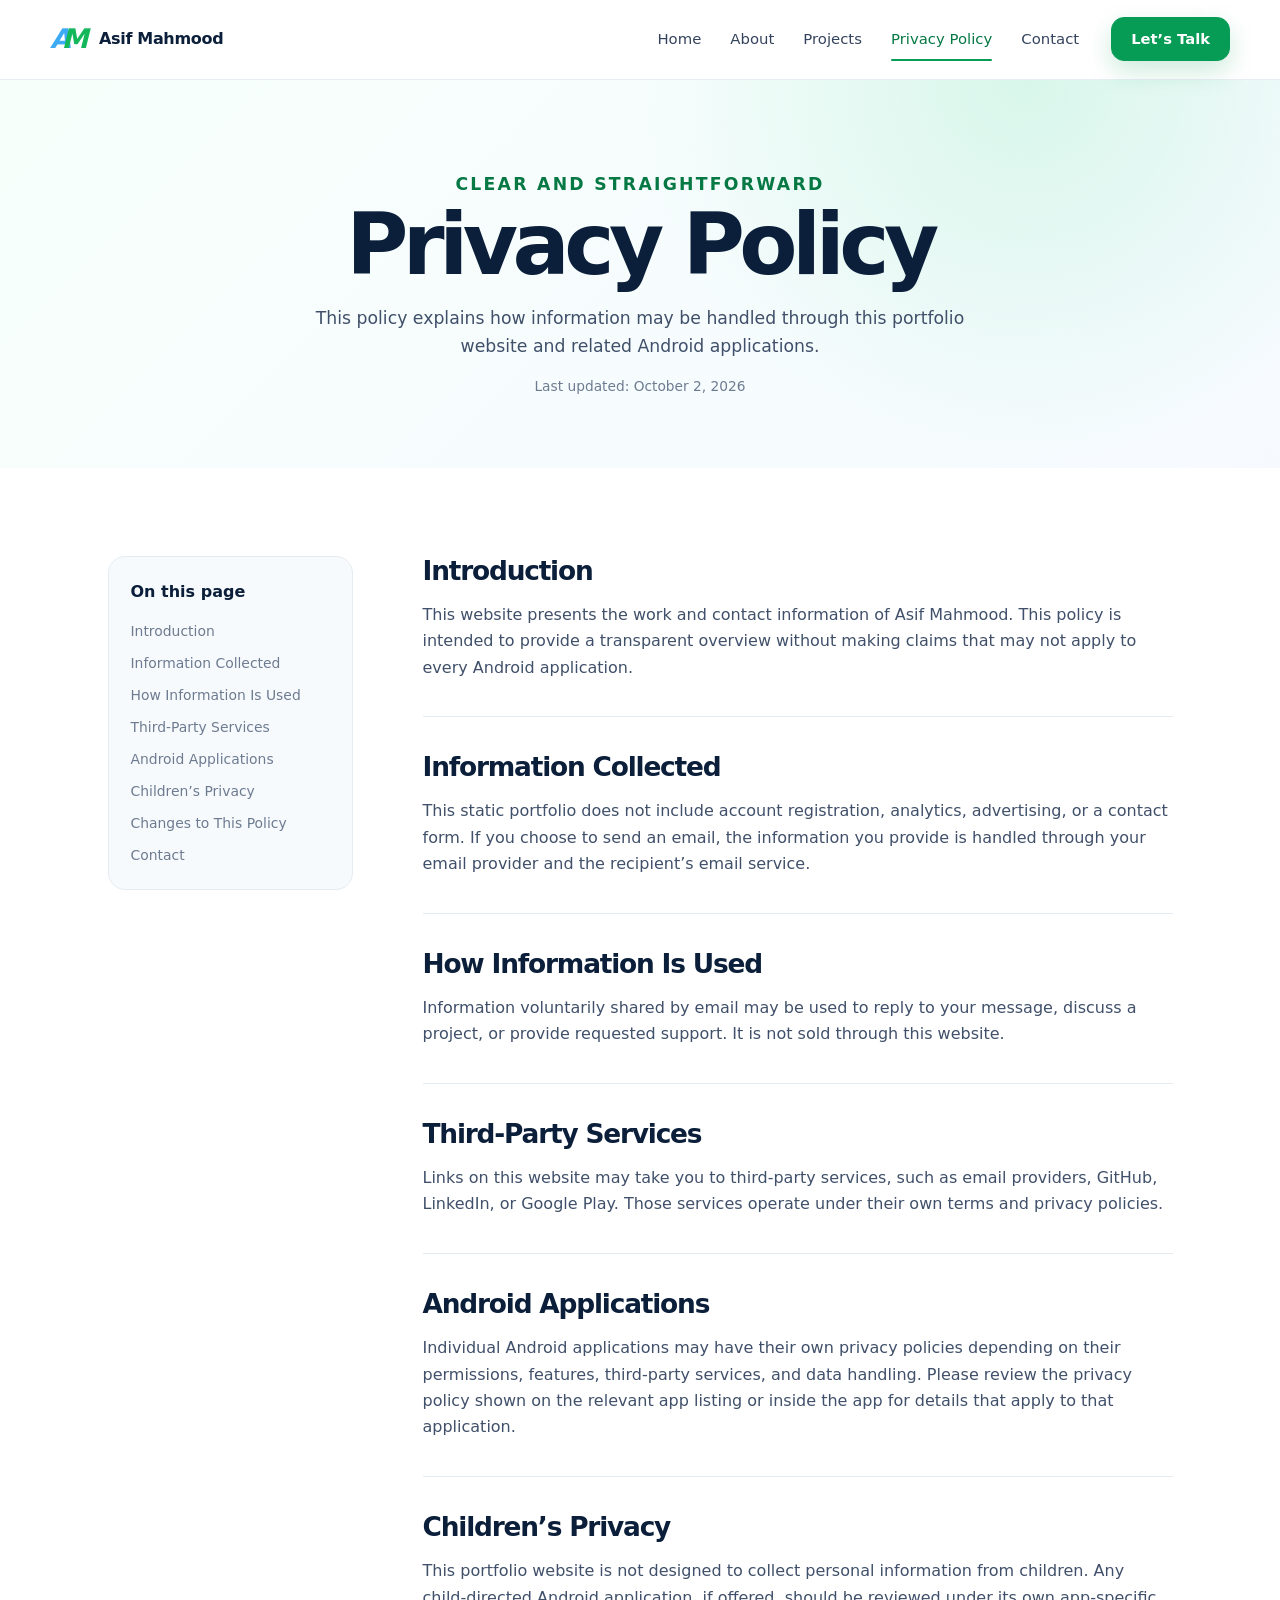
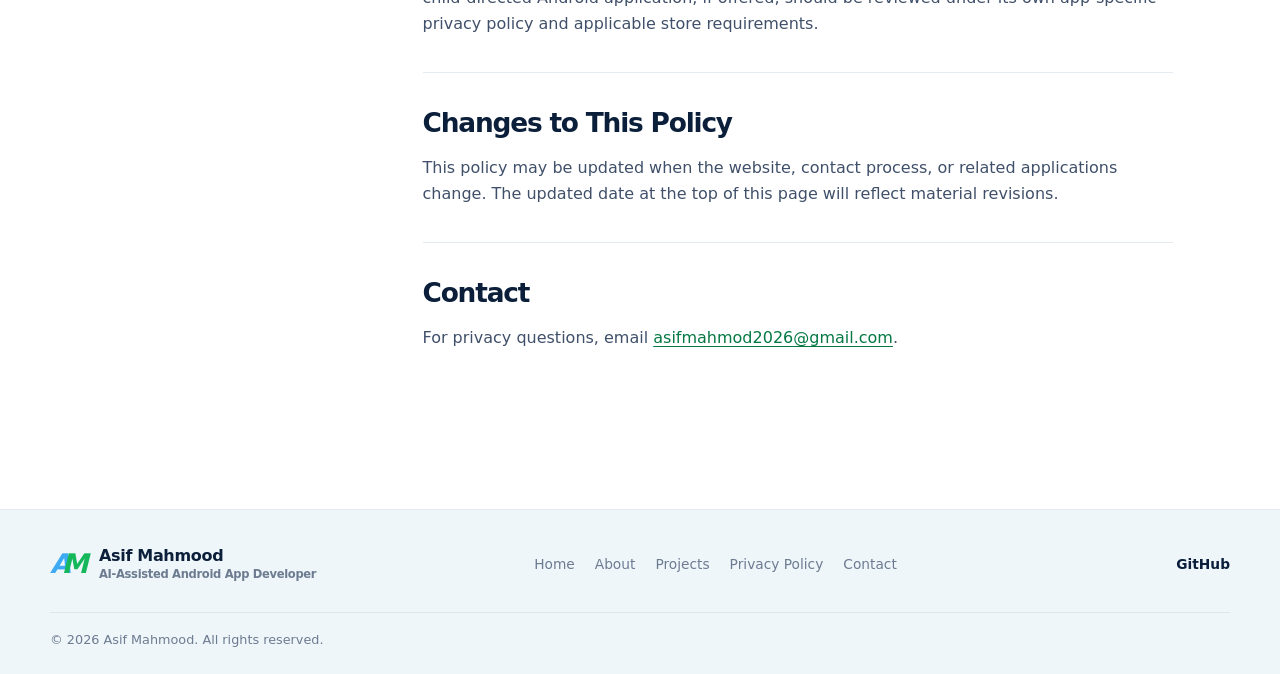
<file: privacy-policy.html>
<!doctype html>
<html lang="en">
<head>
  <meta charset="utf-8">
  <meta name="viewport" content="width=device-width, initial-scale=1">
  <title>Privacy Policy | Asif Mahmood</title>
  <meta name="description" content="Privacy policy for Asif Mahmood's developer portfolio and Android applications.">
  <meta name="theme-color" content="#0aa35b">
  <meta property="og:type" content="website">
  <meta property="og:title" content="Privacy Policy | Asif Mahmood">
  <meta property="og:description" content="Privacy information for Asif Mahmood's developer portfolio and Android applications.">
  <meta property="og:url" content="https://asifmahmod26.github.io/A1/privacy-policy.html">
  <meta property="og:image" content="https://asifmahmod26.github.io/A1/assets/asif-workspace.png">
  <meta property="og:image:alt" content="Asif Mahmood working at a laptop in a professional studio setting">
  <meta name="twitter:card" content="summary_large_image">
  <link rel="canonical" href="https://asifmahmod26.github.io/A1/privacy-policy.html">
  <link rel="icon" type="image/svg+xml" href="./assets/favicon.svg">
  <link rel="stylesheet" href="./style.css">
  <script src="./script.js" defer></script>
</head>
<body>
  <a class="skip-link" href="#main-content">Skip to content</a>
  <header class="site-header">
    <div class="container nav-wrap">
      <a class="brand" href="./index.html" aria-label="Asif Mahmood home"><span class="brand-mark" aria-hidden="true"><span>A</span><span>M</span></span><span>Asif Mahmood</span></a>
      <button class="menu-toggle" type="button" aria-label="Open navigation" aria-expanded="false" aria-controls="primary-nav"><span></span><span></span><span></span></button>
      <nav class="primary-nav" id="primary-nav" aria-label="Primary navigation">
        <a href="./index.html#home">Home</a><a href="./index.html#about">About</a><a href="./index.html#projects">Projects</a><a href="./privacy-policy.html" aria-current="page">Privacy Policy</a><a href="./index.html#contact">Contact</a>
      </nav>
      <a class="button button-small nav-cta" href="https://mail.google.com/mail/?view=cm&amp;fs=1&amp;to=asifmahmod2026@gmail.com&amp;su=Portfolio%20Inquiry" target="_blank" rel="noopener noreferrer" aria-label="Email Asif Mahmood through Gmail">Let’s Talk</a>
    </div>
  </header>
  <main id="main-content" class="policy-page">
    <section class="policy-hero">
      <div class="container policy-hero-inner reveal">
        <p class="section-kicker">Clear and straightforward</p>
        <h1>Privacy Policy</h1>
        <p>This policy explains how information may be handled through this portfolio website and related Android applications.</p>
        <p class="policy-updated">Last updated: October 2, 2026</p>
      </div>
    </section>
    <section class="policy-content section">
      <div class="container policy-layout">
        <aside class="policy-toc" aria-label="Policy sections">
          <p>On this page</p>
          <a href="#introduction">Introduction</a><a href="#information-collected">Information Collected</a><a href="#information-used">How Information Is Used</a><a href="#third-party">Third-Party Services</a><a href="#android-apps">Android Applications</a><a href="#children">Children’s Privacy</a><a href="#changes">Changes to This Policy</a><a href="#policy-contact">Contact</a>
        </aside>
        <article class="policy-article">
          <section id="introduction"><h2>Introduction</h2><p>This website presents the work and contact information of Asif Mahmood. This policy is intended to provide a transparent overview without making claims that may not apply to every Android application.</p></section>
          <section id="information-collected"><h2>Information Collected</h2><p>This static portfolio does not include account registration, analytics, advertising, or a contact form. If you choose to send an email, the information you provide is handled through your email provider and the recipient’s email service.</p></section>
          <section id="information-used"><h2>How Information Is Used</h2><p>Information voluntarily shared by email may be used to reply to your message, discuss a project, or provide requested support. It is not sold through this website.</p></section>
          <section id="third-party"><h2>Third-Party Services</h2><p>Links on this website may take you to third-party services, such as email providers, GitHub, LinkedIn, or Google Play. Those services operate under their own terms and privacy policies.</p></section>
          <section id="android-apps"><h2>Android Applications</h2><p>Individual Android applications may have their own privacy policies depending on their permissions, features, third-party services, and data handling. Please review the privacy policy shown on the relevant app listing or inside the app for details that apply to that application.</p></section>
          <section id="children"><h2>Children’s Privacy</h2><p>This portfolio website is not designed to collect personal information from children. Any child-directed Android application, if offered, should be reviewed under its own app-specific privacy policy and applicable store requirements.</p></section>
          <section id="changes"><h2>Changes to This Policy</h2><p>This policy may be updated when the website, contact process, or related applications change. The updated date at the top of this page will reflect material revisions.</p></section>
          <section id="policy-contact"><h2>Contact</h2><p>For privacy questions, email <a href="mailto:asifmahmod2026@gmail.com">asifmahmod2026@gmail.com</a>.</p></section>
        </article>
      </div>
    </section>
  </main>
  <footer class="site-footer">
    <div class="container footer-main">
      <a class="brand footer-brand" href="./index.html"><span class="brand-mark" aria-hidden="true"><span>A</span><span>M</span></span><span><strong>Asif Mahmood</strong><small>AI-Assisted Android App Developer</small></span></a>
      <nav class="footer-nav" aria-label="Footer navigation"><a href="./index.html#home">Home</a><a href="./index.html#about">About</a><a href="./index.html#projects">Projects</a><a href="./privacy-policy.html">Privacy Policy</a><a href="./index.html#contact">Contact</a></nav>
      <div class="socials" aria-label="Social links"><a href="https://github.com/asifmahmod26" target="_blank" rel="noopener noreferrer">GitHub</a></div>
    </div>
    <div class="container footer-bottom"><p>© 2026 Asif Mahmood. All rights reserved.</p></div>
  </footer>
</body>
</html>
</file>
<file: style.css>
:root {
  --green: #079c55;
  --green-dark: #057844;
  --green-soft: #eaf9f1;
  --navy: #0b1f3a;
  --text: #40506a;
  --muted: #6d7b91;
  --surface: #ffffff;
  --background: #f7fafc;
  --border: #e4ebf1;
  --shadow: 0 18px 50px rgba(11, 31, 58, .08);
  --radius: 22px;
  --container: 1180px;
}

* { box-sizing: border-box; }
html { scroll-behavior: smooth; scroll-padding-top: 92px; }
body { margin: 0; background: var(--background); color: var(--text); font-family: Inter, ui-sans-serif, system-ui, -apple-system, BlinkMacSystemFont, "Segoe UI", sans-serif; font-size: 16px; line-height: 1.65; -webkit-font-smoothing: antialiased; }
a { color: inherit; text-decoration: none; }
img { display: block; max-width: 100%; }
button, a { -webkit-tap-highlight-color: transparent; }
:focus-visible { outline: 3px solid rgba(7, 156, 85, .35); outline-offset: 4px; border-radius: 8px; }
.skip-link { position: fixed; z-index: 999; left: 1rem; top: -5rem; background: var(--navy); color: #fff; padding: .75rem 1rem; border-radius: 10px; }
.skip-link:focus { top: 1rem; }
.container { width: min(calc(100% - 40px), var(--container)); margin-inline: auto; }
.section { padding: 88px 0; }
.section-compact { padding: 20px 0 42px; }

.site-header { position: sticky; z-index: 100; top: 0; background: rgba(255,255,255,.92); border-bottom: 1px solid rgba(228,235,241,.85); backdrop-filter: blur(16px); }
.nav-wrap { min-height: 78px; display: flex; align-items: center; gap: 32px; }
.brand { display: inline-flex; align-items: center; gap: 12px; color: var(--navy); font-weight: 800; letter-spacing: -.02em; white-space: nowrap; }
.brand-mark { display: inline-flex; align-items: center; height: 34px; font-size: 27px; font-weight: 900; font-style: italic; letter-spacing: -.35em; padding-right: .3em; }
.brand-mark span:first-child { color: #3daaf4; }
.brand-mark span:last-child { color: #14b85b; }
.primary-nav { margin-left: auto; display: flex; align-items: center; gap: 29px; color: #34435d; font-size: .93rem; }
.primary-nav a { position: relative; padding: 27px 0; transition: color .2s ease; }
.primary-nav a::after { content: ""; position: absolute; left: 0; right: 100%; bottom: 18px; height: 2px; background: var(--green); border-radius: 2px; transition: right .2s ease; }
.primary-nav a:hover, .primary-nav a[aria-current="page"] { color: var(--green-dark); }
.primary-nav a:hover::after, .primary-nav a[aria-current="page"]::after { right: 0; }
.menu-toggle { display: none; margin-left: auto; border: 0; background: transparent; width: 44px; height: 44px; padding: 10px; cursor: pointer; }
.menu-toggle span { display: block; height: 2px; margin: 6px 0; background: var(--navy); border-radius: 4px; transition: transform .2s, opacity .2s; }

.button { display: inline-flex; justify-content: center; align-items: center; gap: 10px; min-height: 52px; padding: 13px 24px; border: 1px solid var(--green); border-radius: 13px; background: var(--green); color: #fff; font-weight: 750; box-shadow: 0 10px 26px rgba(7,156,85,.2); transition: transform .2s ease, background .2s ease, box-shadow .2s ease; }
.button:hover { transform: translateY(-2px); background: var(--green-dark); box-shadow: 0 15px 32px rgba(7,156,85,.27); }
.button svg { width: 19px; fill: none; stroke: currentColor; stroke-width: 1.8; stroke-linecap: round; stroke-linejoin: round; }
.button-small { min-height: 44px; padding: 9px 19px; font-size: .92rem; }

.hero { min-height: 610px; padding-top: 72px; padding-bottom: 0; overflow: hidden; background: radial-gradient(circle at 82% 27%, rgba(158,239,201,.2), transparent 30%), linear-gradient(135deg, #fff 0%, #fbfdff 55%, #f2fbf7 100%); }
.hero-grid { display: grid; grid-template-columns: 1.06fr .94fr; align-items: center; gap: 54px; }
.hero-copy { padding-bottom: 75px; }
.eyebrow { margin: 0 0 4px; color: var(--navy); font-size: clamp(1.15rem, 2vw, 1.4rem); }
.hero h1 { margin: 0; color: var(--navy); font-size: clamp(3.6rem, 7.3vw, 6.6rem); line-height: .98; letter-spacing: -.068em; }
.hero h1 span { color: var(--green); }
.hero-role { margin: 18px 0 10px; color: var(--navy); font-size: clamp(1.4rem, 2.5vw, 2rem); font-weight: 800; letter-spacing: -.035em; }
.hero-intro { max-width: 600px; margin: 0; font-size: 1.1rem; color: var(--text); }
.hero-actions { display: flex; align-items: center; gap: 28px; margin-top: 34px; }
.text-link { color: var(--green-dark); font-weight: 750; padding: 10px 2px; }
.text-link span { display: inline-block; margin-left: 5px; transition: transform .2s ease; }
.text-link:hover span { transform: translateX(5px); }
.hero-portrait { position: relative; align-self: center; aspect-ratio: 1.28; overflow: hidden; border: 1px solid rgba(7,156,85,.13); border-radius: 30px; background: #f4fbf8; box-shadow: 0 26px 70px rgba(11,31,58,.13); isolation: isolate; }
.hero-portrait::after { content: ""; position: absolute; inset: 0; z-index: 1; border-radius: inherit; box-shadow: inset 0 0 0 1px rgba(255,255,255,.7); pointer-events: none; }
.hero-portrait img { width: 100%; height: 100%; object-fit: cover; object-position: center top; }
.portrait-tag { position: absolute; z-index: 2; right: 4%; bottom: 5%; display: flex; align-items: center; gap: 8px; padding: 8px 13px; border: 1px solid rgba(255,255,255,.9); border-radius: 999px; background: rgba(255,255,255,.86); color: var(--navy); font-size: .82rem; font-weight: 700; box-shadow: 0 10px 30px rgba(11,31,58,.1); backdrop-filter: blur(10px); }
.portrait-tag span { width: 8px; height: 8px; border-radius: 50%; background: var(--green); box-shadow: 0 0 0 5px rgba(7,156,85,.12); }

.about-card { display: grid; grid-template-columns: 1fr 180px; align-items: center; gap: 30px; margin-top: -24px; padding: 38px 46px; border: 1px solid rgba(228,235,241,.9); border-radius: var(--radius); background: rgba(255,255,255,.92); box-shadow: var(--shadow); }
.about-card p:last-child { max-width: 680px; margin-bottom: 0; font-size: 1.06rem; }
.section-kicker { margin: 0 0 3px; color: var(--green-dark); font-size: .76rem; font-weight: 850; letter-spacing: .13em; text-transform: uppercase; }
h2 { margin: 0; color: var(--navy); font-size: clamp(2rem, 4vw, 2.8rem); line-height: 1.15; letter-spacing: -.045em; }
.android-orbit { justify-self: center; display: grid; place-items: center; width: 116px; height: 116px; border-radius: 37% 63% 60% 40% / 47% 38% 62% 53%; background: var(--green-soft); }
.android-orbit svg { width: 61px; fill: var(--green); stroke: var(--green); stroke-width: 3; stroke-linecap: round; }
.android-orbit svg circle { fill: #fff; stroke: none; }

.section-heading { margin-bottom: 28px; }
.skills { padding-bottom: 56px; }
.skills-grid { display: grid; grid-template-columns: repeat(4, minmax(0, 1fr)); gap: 14px; }
.skill-pill { min-height: 64px; display: flex; align-items: center; gap: 12px; padding: 11px 14px; border: 1px solid var(--border); border-radius: 15px; background: var(--surface); color: var(--navy); font-weight: 700; box-shadow: 0 7px 20px rgba(11,31,58,.035); transition: border-color .2s, transform .2s; }
.skill-pill:hover { transform: translateY(-2px); border-color: rgba(7,156,85,.35); }
.skill-icon { display: grid; place-items: center; width: 38px; height: 38px; flex: 0 0 auto; border-radius: 10px; color: #fff; font-size: .9rem; }
.kotlin { background: linear-gradient(135deg,#7848ff,#ff6d38); } .compose { background: linear-gradient(135deg,#00b5ce,#2346e8); } .studio { background: #22a4e8; } .gradle { background: #244954; } .hilt { background: #7950b4; } .media { background: #ff3c6a; } .git { background: #f05133; } .ai { background: linear-gradient(135deg,#1264e9,#8f4cef); }

.projects { padding-top: 54px; }
.project-grid { display: grid; grid-template-columns: repeat(3, minmax(0, 1fr)); gap: 22px; }
.project-card { position: relative; min-height: 240px; display: flex; flex-direction: column; padding: 24px; overflow: hidden; border: 1px solid var(--border); border-radius: 20px; background: var(--surface); transition: transform .22s ease, box-shadow .22s ease, border-color .22s ease; }
.project-card::after { content: ""; position: absolute; width: 150px; height: 150px; right: -70px; top: -70px; border-radius: 50%; background: var(--card-tint); opacity: .58; }
.project-card:hover { transform: translateY(-5px); border-color: rgba(7,156,85,.24); box-shadow: var(--shadow); }
.project-icon { width: 62px; height: 62px; display: grid; place-items: center; border-radius: 17px; background: var(--card-color); color: #fff; box-shadow: 0 10px 24px rgba(11,31,58,.12); }
.project-icon svg { width: 33px; height: 33px; fill: none; stroke: currentColor; stroke-width: 1.8; stroke-linecap: round; stroke-linejoin: round; }
.project-card h3 { margin: 19px 0 25px; color: var(--navy); font-size: 1.24rem; line-height: 1.25; letter-spacing: -.025em; }
.project-links { margin-top: auto; display: flex; align-items: center; justify-content: space-between; gap: 12px; border-top: 1px solid var(--border); padding-top: 17px; font-size: .91rem; font-weight: 750; }
.project-link { color: var(--green-dark); }
.play-link { display: inline-flex; align-items: center; gap: 7px; color: #33435d; }
.play-mark { width: 18px; height: 20px; display: inline-block; background: conic-gradient(from 32deg at 43% 50%, #00d47b 0 25%, #ffd43b 0 50%, #ff4b55 0 75%, #23a7ff 0); clip-path: polygon(0 0,100% 50%,0 100%); }

.contact { padding-top: 58px; }
.contact-card { display: grid; grid-template-columns: 1.1fr 1.65fr auto; align-items: center; gap: 36px; padding: 38px 42px; border: 1px solid var(--border); border-radius: var(--radius); background: var(--surface); box-shadow: var(--shadow); }
.contact-heading p:last-child { margin: 9px 0 0; }
.contact-details { display: grid; grid-template-columns: .8fr 1.2fr; gap: 24px; }
.contact-item { display: flex; align-items: center; gap: 12px; min-width: 0; }
a.contact-item:hover strong { color: var(--green-dark); }
.contact-icon { flex: 0 0 auto; display: grid; place-items: center; width: 42px; height: 42px; border-radius: 12px; background: var(--green-soft); color: var(--green-dark); font-size: 1.2rem; font-weight: 850; }
.contact-item span:last-child { min-width: 0; }
.contact-item small, .contact-item strong { display: block; }
.contact-item small { color: var(--muted); font-size: .76rem; }
.contact-item strong { overflow-wrap: anywhere; color: var(--navy); font-size: .86rem; line-height: 1.35; }

.site-footer { padding-top: 36px; background: #eef6fa; border-top: 1px solid var(--border); }
.footer-main { display: grid; grid-template-columns: 1.15fr 1.5fr .7fr; align-items: center; gap: 28px; padding-bottom: 30px; }
.footer-brand > span:last-child { display: flex; flex-direction: column; line-height: 1.3; }
.footer-brand small { color: var(--muted); font-size: .72rem; font-weight: 550; }
.footer-nav { display: flex; justify-content: center; flex-wrap: wrap; gap: 20px; color: var(--muted); font-size: .86rem; }
.footer-nav a:hover, .socials a:hover { color: var(--green-dark); }
.socials { display: flex; justify-content: flex-end; gap: 16px; color: var(--navy); font-size: .86rem; font-weight: 750; }
.footer-bottom { padding: 16px 0 24px; border-top: 1px solid #dce7ed; color: var(--muted); font-size: .8rem; }
.footer-bottom p { margin: 0; }

.policy-page { background: #fff; }
.policy-hero { padding: 90px 0 70px; background: radial-gradient(circle at 80% 0%, rgba(129,231,180,.26), transparent 35%), linear-gradient(135deg,#f7fffb,#f6faff); }
.policy-hero-inner { max-width: 800px; text-align: center; }
.policy-hero h1 { margin: 5px 0 16px; color: var(--navy); font-size: clamp(3rem,8vw,5.3rem); line-height: 1; letter-spacing: -.065em; }
.policy-hero p { max-width: 680px; margin: 0 auto; font-size: 1.08rem; }
.policy-updated { margin-top: 14px !important; color: var(--muted); font-size: .86rem !important; }
.policy-layout { display: grid; grid-template-columns: 245px minmax(0, 750px); justify-content: center; align-items: start; gap: 70px; }
.policy-toc { position: sticky; top: 108px; display: flex; flex-direction: column; gap: 9px; padding: 22px; border: 1px solid var(--border); border-radius: 17px; background: var(--background); }
.policy-toc p { margin: 0 0 6px; color: var(--navy); font-weight: 800; }
.policy-toc a { color: var(--muted); font-size: .87rem; }
.policy-toc a:hover { color: var(--green-dark); }
.policy-article section { padding: 0 0 35px; margin-bottom: 35px; border-bottom: 1px solid var(--border); scroll-margin-top: 110px; }
.policy-article section:last-child { border-bottom: 0; }
.policy-article h2 { font-size: 1.65rem; }
.policy-article p { margin-bottom: 0; }
.policy-article a { color: var(--green-dark); text-decoration: underline; text-underline-offset: 3px; }

.reveal { opacity: 0; transform: translateY(16px); transition: opacity .6s ease, transform .6s ease; }
.reveal.visible { opacity: 1; transform: none; }
@media (prefers-reduced-motion: reduce) { html { scroll-behavior: auto; } *, *::before, *::after { animation-duration: .01ms !important; transition-duration: .01ms !important; } .reveal { opacity: 1; transform: none; } }

@media (max-width: 1020px) {
  .primary-nav { gap: 18px; }
  .nav-cta { display: none; }
  .hero-grid { gap: 20px; }
  .hero h1 { font-size: clamp(3.6rem,7.8vw,5.5rem); }
  .skills-grid { grid-template-columns: repeat(3, minmax(0,1fr)); }
  .contact-card { grid-template-columns: 1fr 1fr; }
  .contact-heading { grid-column: 1 / -1; }
  .contact-details { grid-template-columns: 1fr; }
  .footer-main { grid-template-columns: 1fr; text-align: center; }
  .footer-brand { justify-self: center; text-align: left; }
  .socials { justify-content: center; }
}

@media (max-width: 780px) {
  .container { width: min(calc(100% - 30px), var(--container)); }
  .section { padding: 66px 0; }
  .nav-wrap { min-height: 68px; }
  .menu-toggle { display: block; }
  .menu-toggle.open span:nth-child(1) { transform: translateY(8px) rotate(45deg); }
  .menu-toggle.open span:nth-child(2) { opacity: 0; }
  .menu-toggle.open span:nth-child(3) { transform: translateY(-8px) rotate(-45deg); }
  .primary-nav { position: absolute; left: 15px; right: 15px; top: calc(100% + 8px); display: grid; gap: 0; padding: 10px; border: 1px solid var(--border); border-radius: 16px; background: #fff; box-shadow: var(--shadow); opacity: 0; visibility: hidden; transform: translateY(-8px); transition: .2s ease; }
  .primary-nav.open { opacity: 1; visibility: visible; transform: none; }
  .primary-nav a { padding: 12px 13px; border-radius: 9px; }
  .primary-nav a:hover { background: var(--green-soft); }
  .primary-nav a::after { display: none; }
  .hero { padding-top: 52px; }
  .hero-grid { grid-template-columns: minmax(0, 1fr); text-align: center; }
  .hero-grid > * { min-width: 0; }
  .hero-copy { padding-bottom: 10px; }
  .hero-intro { margin-inline: auto; }
  .hero-actions { justify-content: center; }
  .hero-portrait { width: min(100%, 620px); margin-inline: auto; }
  .portrait-tag { right: 4%; }
  .about-card { grid-template-columns: 1fr; margin-top: 0; padding: 30px; text-align: center; }
  .android-orbit { grid-row: 1; width: 96px; height: 96px; }
  .skills-grid { grid-template-columns: repeat(2, minmax(0,1fr)); }
  .project-grid { grid-template-columns: repeat(2, minmax(0,1fr)); }
  .contact-card { grid-template-columns: 1fr; padding: 30px; text-align: center; }
  .contact-heading { grid-column: auto; }
  .contact-details { text-align: left; }
  .contact-card .button { justify-self: center; }
  .policy-layout { grid-template-columns: 1fr; gap: 35px; }
  .policy-toc { position: static; display: none; }
}

@media (max-width: 540px) {
  .brand { font-size: .94rem; }
  .brand-mark { font-size: 23px; }
  .hero { min-height: auto; padding-top: 40px; }
  .hero h1 { font-size: clamp(3rem,14vw,3.6rem); }
  .hero h1 span { display: block; }
  .hero-role { font-size: 1.25rem; }
  .hero-actions { flex-direction: column; gap: 11px; }
  .hero-actions .button { width: 100%; }
  .hero-portrait { width: 100%; aspect-ratio: 1.08; border-radius: 22px; }
  .portrait-tag { right: 4%; bottom: 5%; }
  .about-card { padding: 26px 22px; }
  .skills-grid, .project-grid { grid-template-columns: 1fr; }
  .project-card { min-height: 220px; }
  .contact-card { padding: 27px 21px; }
  .contact-item { align-items: flex-start; }
  .footer-nav { gap: 12px 18px; }
  .policy-hero { padding: 70px 0 55px; }
}
</file>
